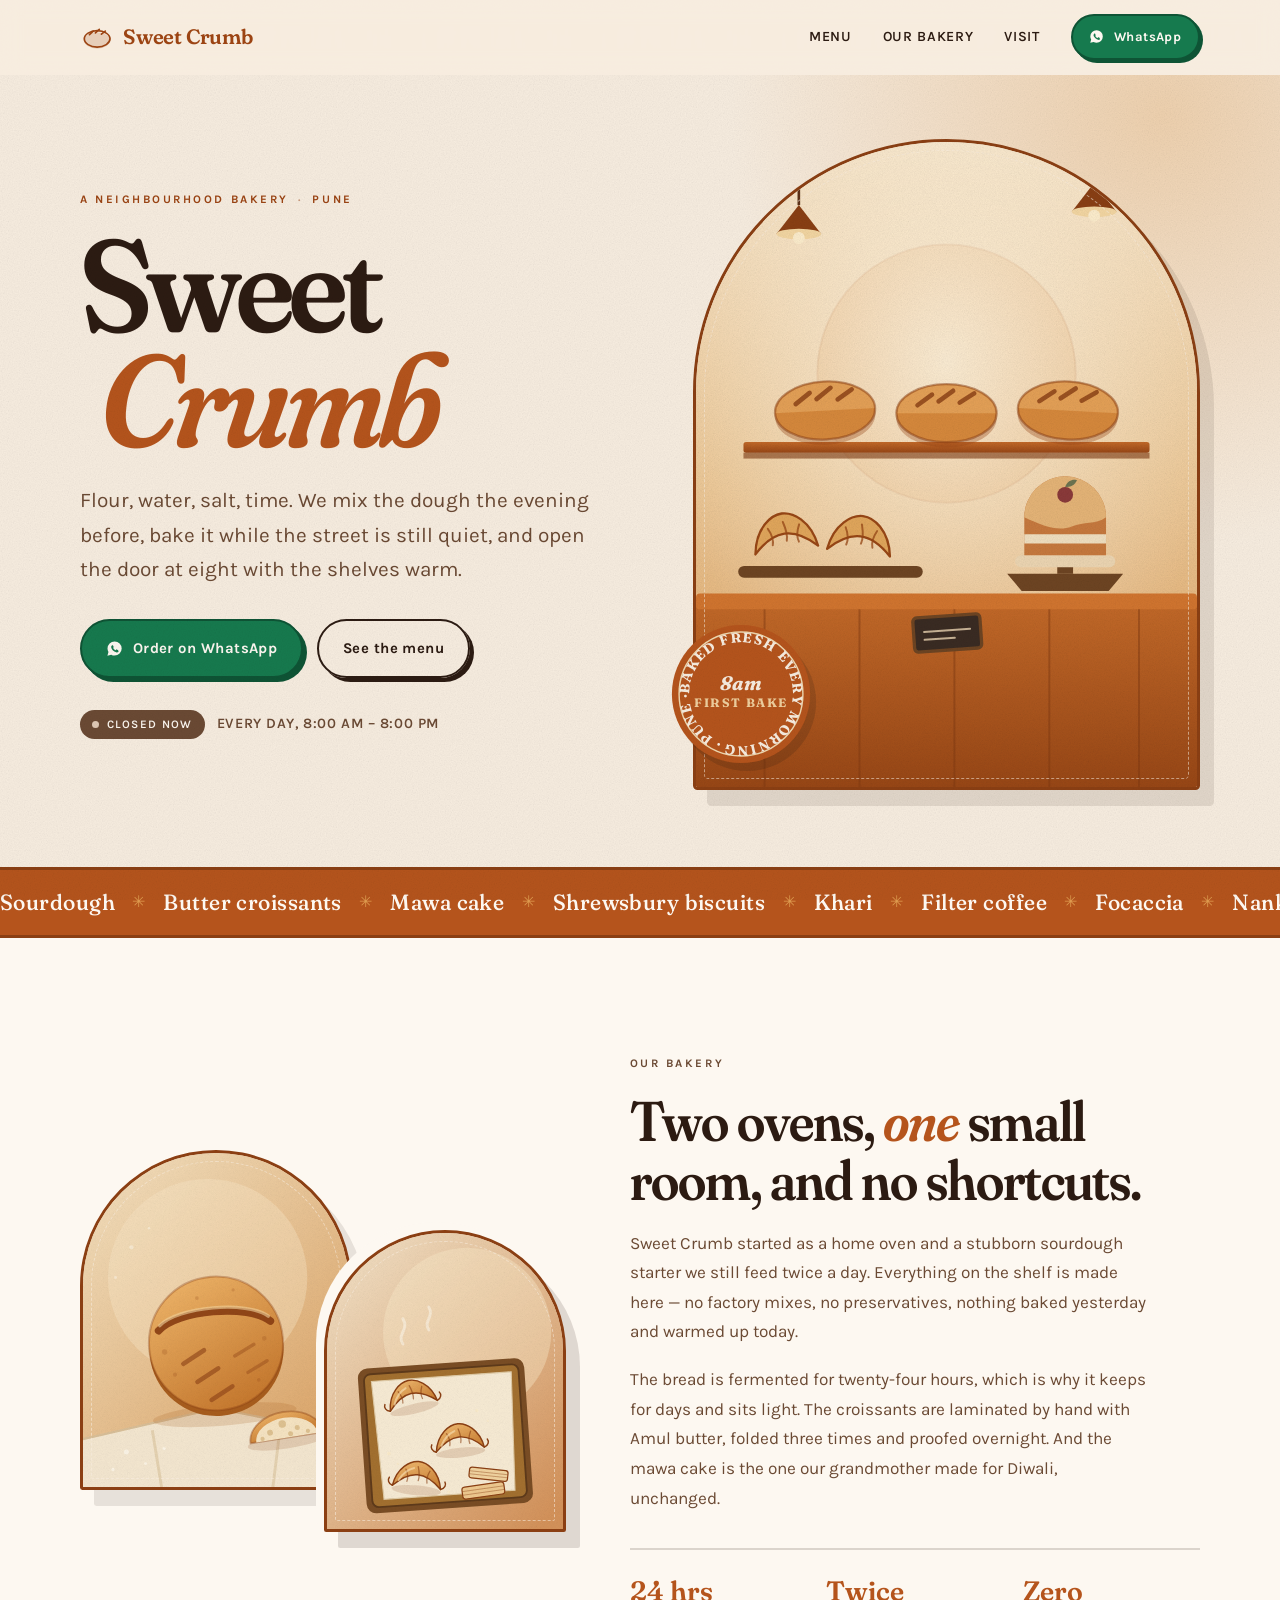
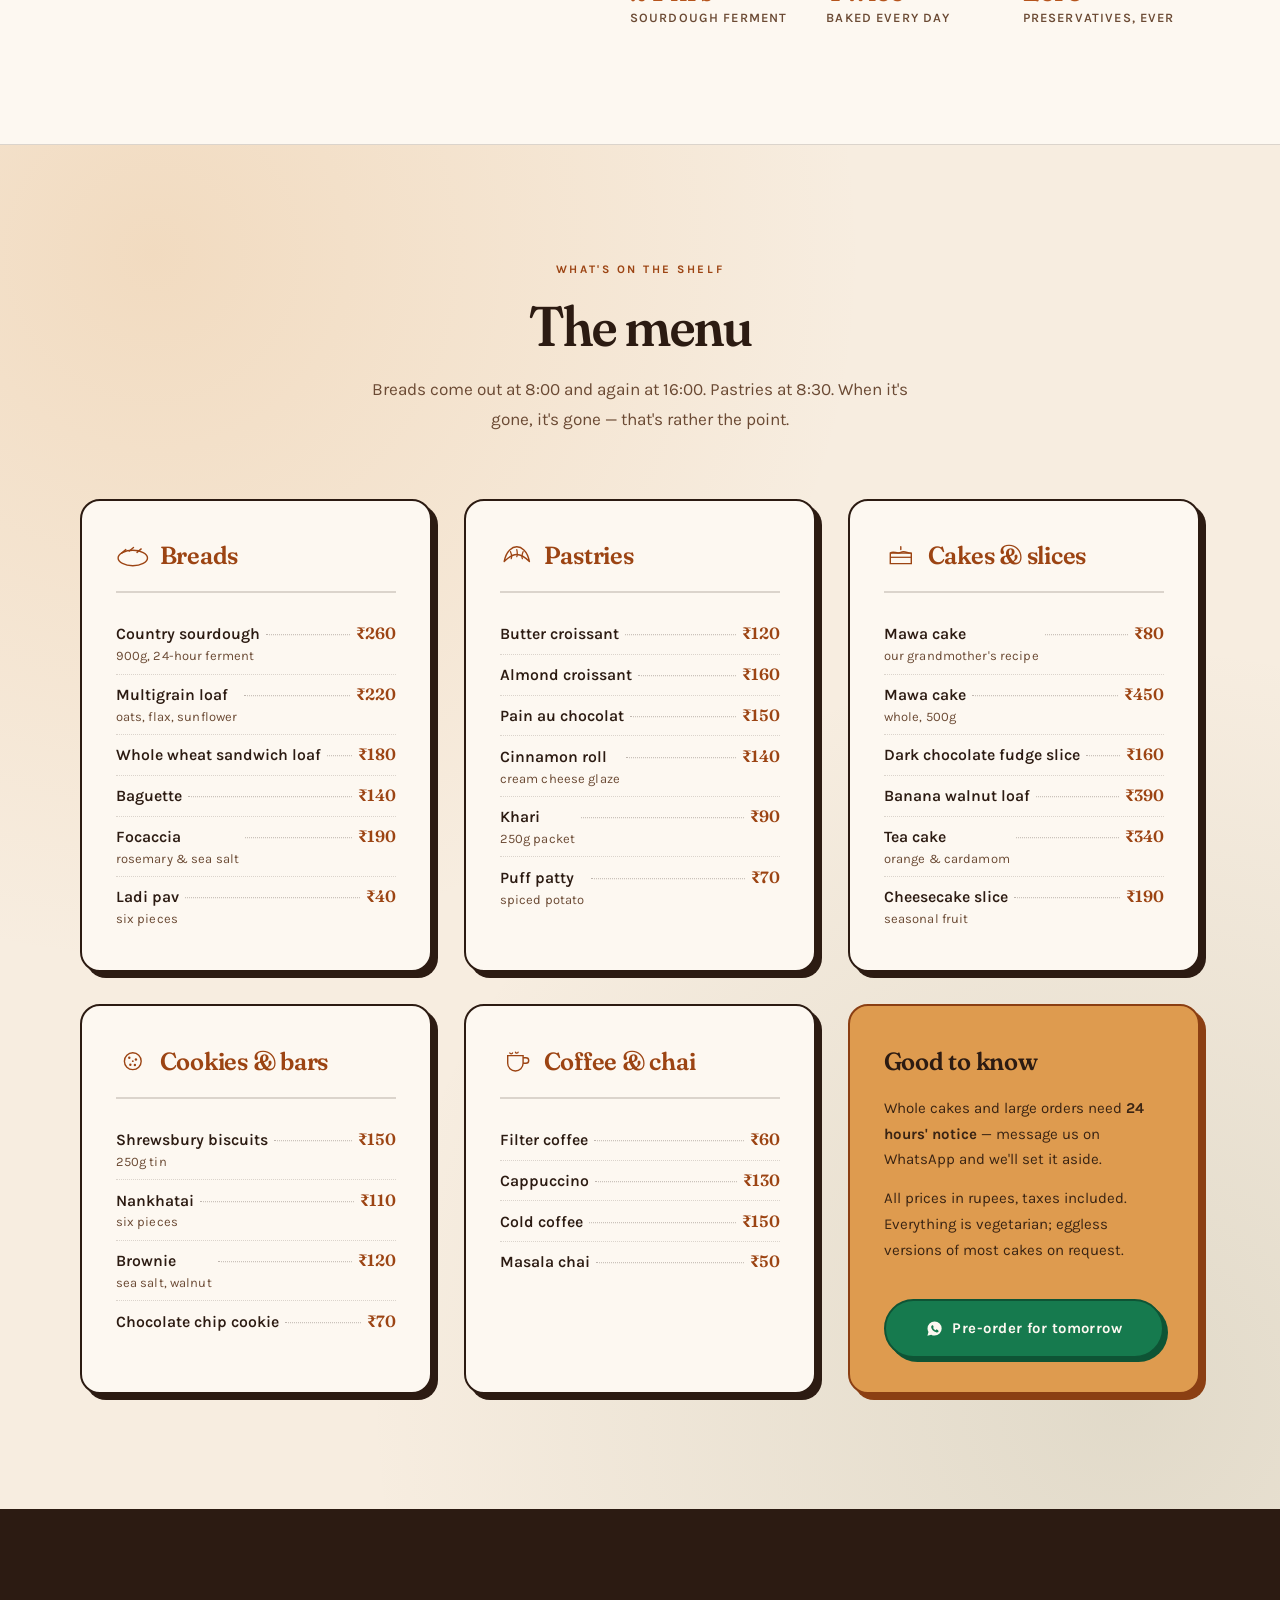
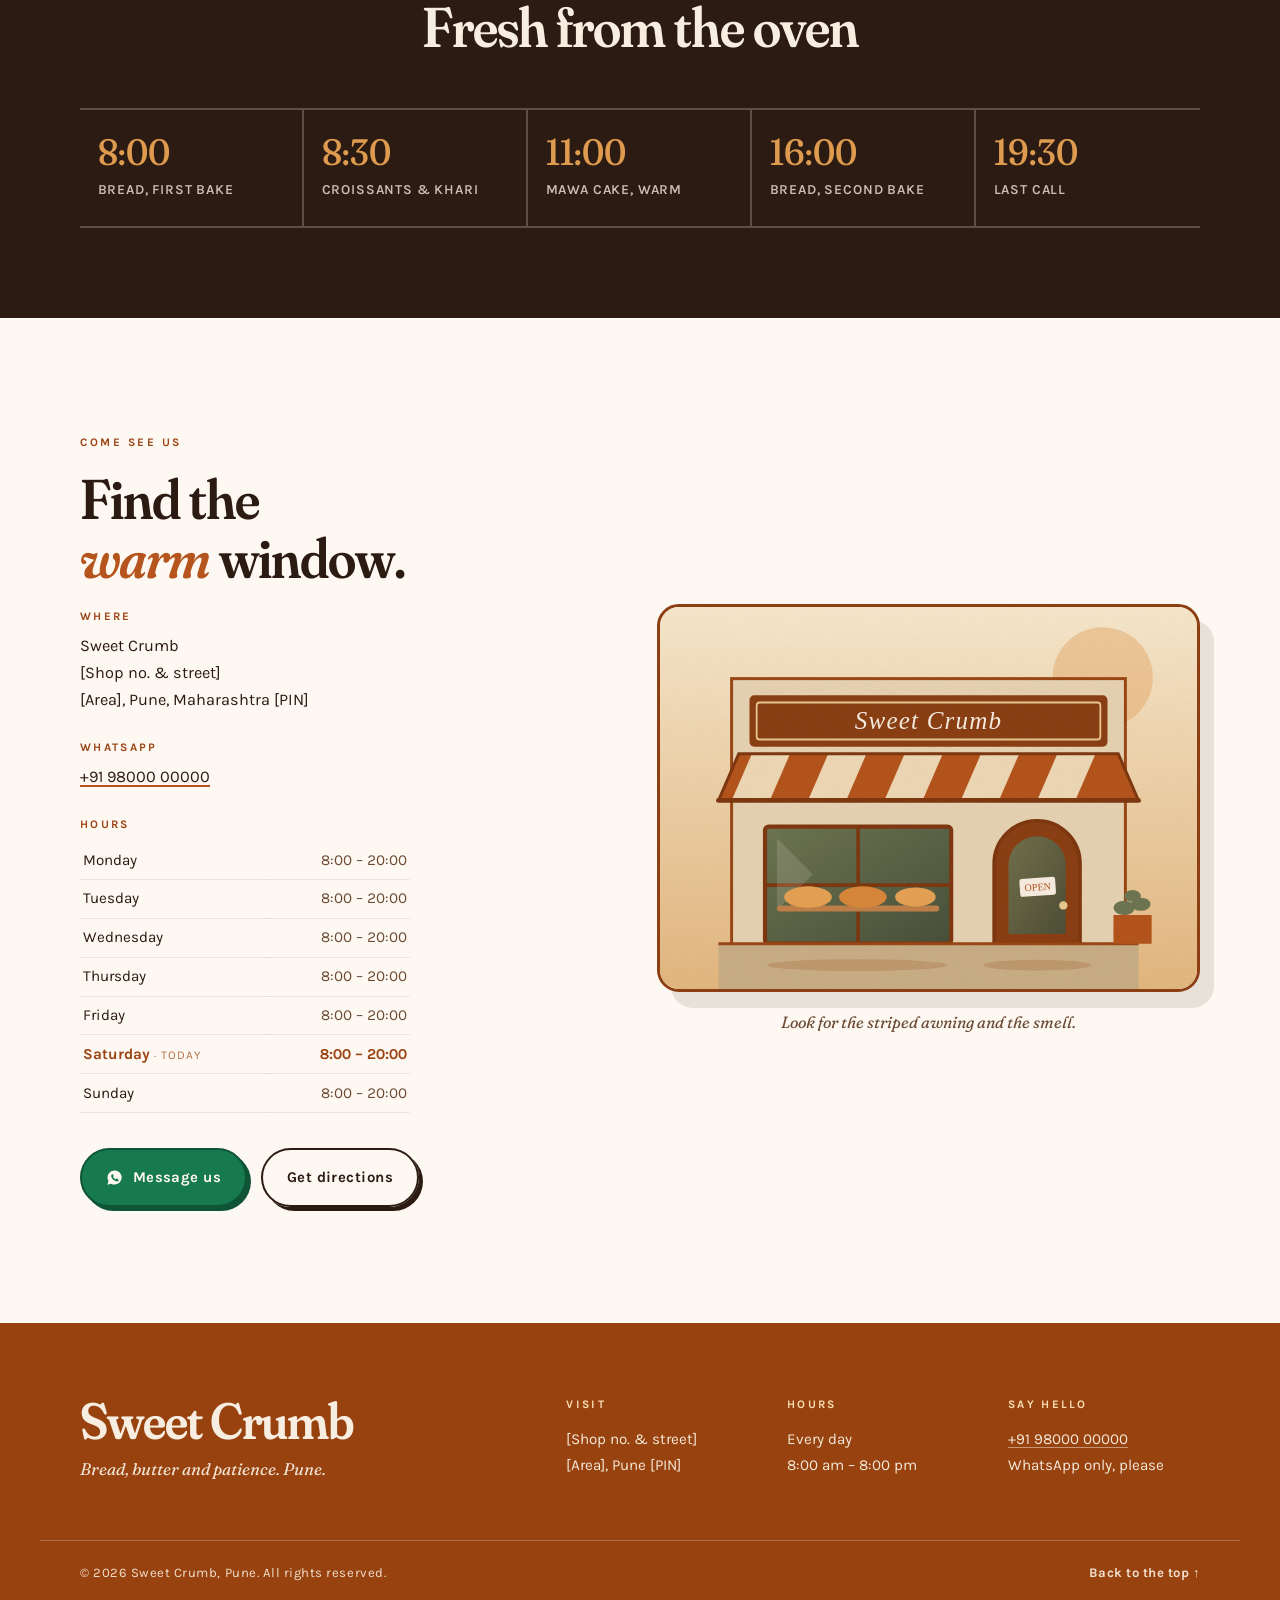
<file: index.html>
<!DOCTYPE html>
<html lang="en-IN">
<head>
<meta charset="utf-8">
<meta name="viewport" content="width=device-width, initial-scale=1">
<title>Sweet Crumb — Neighbourhood Bakery in Pune</title>
<meta name="description" content="Sweet Crumb is a small bakery in Pune. Slow-fermented sourdough, butter croissants, mawa cake and filter coffee. Open every day, 8am to 8pm. Order on WhatsApp.">
<meta name="theme-color" content="#B5541C">
<link rel="icon" href="assets/img/favicon.svg" type="image/svg+xml">
<link rel="canonical" href="https://anirudhatalmale8-eng.github.io/sweet-crumb-bakery/">

<!-- Link preview card, for when the site gets shared on WhatsApp.
     Swap these URLs to the real domain once it's pointed at the site. -->
<meta property="og:type" content="website">
<meta property="og:site_name" content="Sweet Crumb">
<meta property="og:locale" content="en_IN">
<meta property="og:url" content="https://anirudhatalmale8-eng.github.io/sweet-crumb-bakery/">
<meta property="og:title" content="Sweet Crumb — Neighbourhood Bakery in Pune">
<meta property="og:description" content="Slow-fermented sourdough, butter croissants and mawa cake. Baked fresh every morning in Pune. Open 8am–8pm.">
<meta property="og:image" content="https://anirudhatalmale8-eng.github.io/sweet-crumb-bakery/assets/img/og-image.png">
<meta property="og:image:width" content="1200">
<meta property="og:image:height" content="630">
<meta property="og:image:alt" content="Sweet Crumb — a neighbourhood bakery in Pune, open every day 8am to 8pm">
<meta name="twitter:card" content="summary_large_image">
<meta name="twitter:image" content="https://anirudhatalmale8-eng.github.io/sweet-crumb-bakery/assets/img/og-image.png">

<link rel="preconnect" href="https://fonts.googleapis.com">
<link rel="preconnect" href="https://fonts.gstatic.com" crossorigin>
<link href="https://fonts.googleapis.com/css2?family=Fraunces:ital,opsz,wght,SOFT,WONK@0,9..144,300..900,0..100,0..1;1,9..144,300..900,0..100,0..1&family=Karla:ital,wght@0,300..700;1,400&display=swap" rel="stylesheet">
<link rel="stylesheet" href="assets/css/styles.css">
<script>document.documentElement.classList.add('js')</script>

<script type="application/ld+json">
{
  "@context": "https://schema.org",
  "@type": "Bakery",
  "name": "Sweet Crumb",
  "description": "A small neighbourhood bakery in Pune: slow-fermented sourdough, butter croissants, mawa cake and filter coffee.",
  "image": "https://anirudhatalmale8-eng.github.io/sweet-crumb-bakery/assets/img/og-image.png",
  "url": "https://anirudhatalmale8-eng.github.io/sweet-crumb-bakery/",
  "address": {
    "@type": "PostalAddress",
    "streetAddress": "[Shop address]",
    "addressLocality": "Pune",
    "addressRegion": "Maharashtra",
    "postalCode": "[PIN]",
    "addressCountry": "IN"
  },
  "telephone": "+919800000000",
  "priceRange": "₹₹",
  "servesCuisine": "Bakery",
  "openingHoursSpecification": [{
    "@type": "OpeningHoursSpecification",
    "dayOfWeek": ["Monday","Tuesday","Wednesday","Thursday","Friday","Saturday","Sunday"],
    "opens": "08:00",
    "closes": "20:00"
  }]
}
</script>
</head>
<body>
<div class="grain" aria-hidden="true"></div>
<a class="skip" href="#menu">Skip to the menu</a>

<header class="bar" id="bar">
  <div class="bar__in">
    <a class="wordmark" href="#top" aria-label="Sweet Crumb, home">
      <svg class="wordmark__mark" viewBox="0 0 40 40" aria-hidden="true"><ellipse cx="20" cy="24" rx="15" ry="9.5" fill="currentColor" opacity=".18"/><ellipse cx="20" cy="22" rx="15" ry="9.5" fill="none" stroke="currentColor" stroke-width="2"/><path d="M11 17l4.5-4M18 15l4.5-4M25 16.5l4.5-3.5" stroke="currentColor" stroke-width="2" stroke-linecap="round" fill="none"/></svg>
      <span>Sweet&nbsp;Crumb</span>
    </a>

    <button class="burger" id="burger" aria-expanded="false" aria-controls="nav" aria-label="Menu">
      <span></span><span></span>
    </button>

    <nav class="nav" id="nav">
      <a href="#menu">Menu</a>
      <a href="#bakery">Our bakery</a>
      <a href="#visit">Visit</a>
      <a class="btn btn--wa btn--sm" href="https://wa.me/919800000000?text=Hi%20Sweet%20Crumb%2C%20I%27d%20like%20to%20place%20an%20order." target="_blank" rel="noopener">
        <svg viewBox="0 0 24 24" aria-hidden="true" class="ico-wa"><path fill="currentColor" d="M12.04 2A9.9 9.9 0 0 0 2.1 11.9c0 1.75.46 3.46 1.34 4.96L2 22l5.28-1.38a9.9 9.9 0 0 0 4.76 1.21h.01A9.9 9.9 0 0 0 22 11.93 9.86 9.86 0 0 0 12.04 2Zm5.8 14.06c-.24.68-1.42 1.31-1.96 1.36-.54.05-1.04.24-3.5-.94-2.46-1.18-4-3.83-4.12-4.01-.12-.18-.98-1.4-.98-2.67 0-1.27.66-1.89.9-2.15.23-.26.5-.32.67-.32h.48c.16 0 .37-.03.57.43.2.48.7 1.72.76 1.84.06.12.1.26.02.42-.08.16-.39.55-.57.74-.12.13-.27.27-.12.53.15.26.67 1.11 1.43 1.8.98.88 1.62 1.08 1.85 1.2.23.12.37.1.5-.06.14-.16.6-.7.76-.94.16-.24.32-.2.54-.12.22.08 1.4.66 1.64.78.24.12.4.18.46.28.06.1.06.6-.18 1.28Z"/></svg>
        WhatsApp
      </a>
    </nav>
  </div>
</header>

<main id="top">

  <!-- ─────────────── HERO ─────────────── -->
  <section class="hero">
    <div class="hero__in">
      <div class="hero__copy">
        <p class="eyebrow r" style="--d:0ms">A neighbourhood bakery <span class="dot">·</span> Pune</p>
        <h1 class="hero__h1">
          <span class="r" style="--d:80ms">Sweet</span>
          <span class="hero__h1-b r" style="--d:180ms">Crumb</span>
        </h1>
        <p class="lede r" style="--d:300ms">
          Flour, water, salt, time. We mix the dough the evening before, bake it while the street is still quiet, and open the door at eight with the shelves warm.
        </p>
        <div class="hero__cta r" style="--d:400ms">
          <a class="btn btn--wa" href="https://wa.me/919800000000?text=Hi%20Sweet%20Crumb%2C%20I%27d%20like%20to%20place%20an%20order." target="_blank" rel="noopener">
            <svg viewBox="0 0 24 24" aria-hidden="true" class="ico-wa"><path fill="currentColor" d="M12.04 2A9.9 9.9 0 0 0 2.1 11.9c0 1.75.46 3.46 1.34 4.96L2 22l5.28-1.38a9.9 9.9 0 0 0 4.76 1.21h.01A9.9 9.9 0 0 0 22 11.93 9.86 9.86 0 0 0 12.04 2Zm5.8 14.06c-.24.68-1.42 1.31-1.96 1.36-.54.05-1.04.24-3.5-.94-2.46-1.18-4-3.83-4.12-4.01-.12-.18-.98-1.4-.98-2.67 0-1.27.66-1.89.9-2.15.23-.26.5-.32.67-.32h.48c.16 0 .37-.03.57.43.2.48.7 1.72.76 1.84.06.12.1.26.02.42-.08.16-.39.55-.57.74-.12.13-.27.27-.12.53.15.26.67 1.11 1.43 1.8.98.88 1.62 1.08 1.85 1.2.23.12.37.1.5-.06.14-.16.6-.7.76-.94.16-.24.32-.2.54-.12.22.08 1.4.66 1.64.78.24.12.4.18.46.28.06.1.06.6-.18 1.28Z"/></svg>
            Order on WhatsApp
          </a>
          <a class="btn btn--ghost" href="#menu">See the menu</a>
        </div>
        <p class="hero__hours r" style="--d:500ms">
          <span class="chip" id="openChip" data-open-text="Open now" data-shut-text="Closed now"><span class="chip__led"></span><span id="openLabel">Open now</span></span>
          Every day, 8:00 am – 8:00 pm
        </p>
      </div>

      <div class="hero__art r" style="--d:220ms">
        <figure class="arch">
          <img src="assets/img/hero-counter.svg" alt="The Sweet Crumb counter: loaves on a shelf, croissants on a board and a cake under glass" width="760" height="980">
        </figure>

        <div class="seal" aria-hidden="true">
          <svg viewBox="0 0 200 200">
            <defs><path id="ring" d="M100,100 m-72,0 a72,72 0 1,1 144,0 a72,72 0 1,1 -144,0"/></defs>
            <circle cx="100" cy="100" r="96" fill="#B5541C"/>
            <circle cx="100" cy="100" r="86" fill="none" stroke="#F0D9B0" stroke-width="2"/>
            <g class="seal__spin"><text font-size="19" fill="#F7EDE0"><textPath href="#ring" startOffset="0" textLength="452" lengthAdjust="spacing">BAKED FRESH EVERY MORNING · PUNE ·</textPath></text></g>
            <text x="100" y="94" text-anchor="middle" font-size="27" fill="#F7EDE0" font-style="italic">8am</text>
            <text x="100" y="118" text-anchor="middle" font-size="17" fill="#EFCF9E" letter-spacing="2">FIRST BAKE</text>
          </svg>
        </div>
      </div>
    </div>
  </section>

  <!-- ─────────────── TICKER ─────────────── -->
  <div class="ticker" aria-hidden="true">
    <div class="ticker__track">
      <span>Sourdough<i>✳</i>Butter croissants<i>✳</i>Mawa cake<i>✳</i>Shrewsbury biscuits<i>✳</i>Khari<i>✳</i>Filter coffee<i>✳</i>Focaccia<i>✳</i>Nankhatai<i>✳</i></span>
      <span>Sourdough<i>✳</i>Butter croissants<i>✳</i>Mawa cake<i>✳</i>Shrewsbury biscuits<i>✳</i>Khari<i>✳</i>Filter coffee<i>✳</i>Focaccia<i>✳</i>Nankhatai<i>✳</i></span>
    </div>
  </div>

  <!-- ─────────────── OUR BAKERY ─────────────── -->
  <section class="sect bakery" id="bakery">
    <div class="wrap bakery__grid">
      <div class="bakery__art">
        <figure class="arch arch--sm r">
          <img src="assets/img/bake-loaves.svg" alt="Sourdough loaves cooling on a wire rack" width="640" height="800" loading="lazy">
        </figure>
        <figure class="arch arch--sm arch--tuck r" style="--d:120ms">
          <img src="assets/img/bake-pastry.svg" alt="A tray of butter croissants and khari, fresh from the oven" width="640" height="800" loading="lazy">
        </figure>
      </div>

      <div class="bakery__copy r">
        <p class="eyebrow">Our bakery</p>
        <h2 class="h2">Two ovens, <em>one</em> small room, and no shortcuts.</h2>
        <p>Sweet Crumb started as a home oven and a stubborn sourdough starter we still feed twice a day. Everything on the shelf is made here — no factory mixes, no preservatives, nothing baked yesterday and warmed up today.</p>
        <p>The bread is fermented for twenty-four hours, which is why it keeps for days and sits light. The croissants are laminated by hand with Amul butter, folded three times and proofed overnight. And the mawa cake is the one our grandmother made for Diwali, unchanged.</p>

        <ul class="facts">
          <li><span class="facts__n">24 hrs</span><span class="facts__l">Sourdough ferment</span></li>
          <li><span class="facts__n">Twice</span><span class="facts__l">Baked every day</span></li>
          <li><span class="facts__n">Zero</span><span class="facts__l">Preservatives, ever</span></li>
        </ul>
      </div>
    </div>
  </section>

  <!-- ─────────────── MENU ─────────────── -->
  <section class="sect menu" id="menu">
    <div class="wrap">
      <header class="sect__head r">
        <p class="eyebrow">What's on the shelf</p>
        <h2 class="h2 h2--c">The menu</h2>
        <p class="sect__sub">Breads come out at 8:00 and again at 16:00. Pastries at 8:30. When it's gone, it's gone — that's rather the point.</p>
      </header>

      <div class="menu__grid">

        <section class="card r">
          <h3 class="card__h">
            <svg viewBox="0 0 48 32" aria-hidden="true" class="card__ico"><ellipse cx="24" cy="20" rx="21" ry="11" fill="none" stroke="currentColor" stroke-width="2"/><path d="M8 13l6-5M19 10l6-5M30 12l6-5" stroke="currentColor" stroke-width="2" stroke-linecap="round" fill="none"/></svg>
            Breads
          </h3>
          <ul class="list">
            <li><span class="list__n">Country sourdough <em>900g, 24-hour ferment</em></span><span class="list__d"></span><span class="list__p">₹260</span></li>
            <li><span class="list__n">Multigrain loaf <em>oats, flax, sunflower</em></span><span class="list__d"></span><span class="list__p">₹220</span></li>
            <li><span class="list__n">Whole wheat sandwich loaf</span><span class="list__d"></span><span class="list__p">₹180</span></li>
            <li><span class="list__n">Baguette</span><span class="list__d"></span><span class="list__p">₹140</span></li>
            <li><span class="list__n">Focaccia <em>rosemary &amp; sea salt</em></span><span class="list__d"></span><span class="list__p">₹190</span></li>
            <li><span class="list__n">Ladi pav <em>six pieces</em></span><span class="list__d"></span><span class="list__p">₹40</span></li>
          </ul>
        </section>

        <section class="card r" style="--d:80ms">
          <h3 class="card__h">
            <svg viewBox="0 0 48 32" aria-hidden="true" class="card__ico"><path d="M6 25C9 9 18 4 24 4s15 5 18 21c-8-8-12-10-18-10S14 17 6 25Z" fill="none" stroke="currentColor" stroke-width="2" stroke-linejoin="round"/><path d="M15 11c2 5 2 8 1 10M24 8c1 5 1 8 0 10M33 11c-2 5-2 8-1 10" stroke="currentColor" stroke-width="1.8" stroke-linecap="round" fill="none"/></svg>
            Pastries
          </h3>
          <ul class="list">
            <li><span class="list__n">Butter croissant</span><span class="list__d"></span><span class="list__p">₹120</span></li>
            <li><span class="list__n">Almond croissant</span><span class="list__d"></span><span class="list__p">₹160</span></li>
            <li><span class="list__n">Pain au chocolat</span><span class="list__d"></span><span class="list__p">₹150</span></li>
            <li><span class="list__n">Cinnamon roll <em>cream cheese glaze</em></span><span class="list__d"></span><span class="list__p">₹140</span></li>
            <li><span class="list__n">Khari <em>250g packet</em></span><span class="list__d"></span><span class="list__p">₹90</span></li>
            <li><span class="list__n">Puff patty <em>spiced potato</em></span><span class="list__d"></span><span class="list__p">₹70</span></li>
          </ul>
        </section>

        <section class="card r" style="--d:160ms">
          <h3 class="card__h">
            <svg viewBox="0 0 48 32" aria-hidden="true" class="card__ico"><path d="M9 28V13h30v15Z" fill="none" stroke="currentColor" stroke-width="2"/><path d="M9 19h30" stroke="currentColor" stroke-width="1.8"/><path d="M9 13c5-4 9 2 15-1s10 2 15 1" fill="none" stroke="currentColor" stroke-width="2"/><path d="M24 8V4" stroke="currentColor" stroke-width="2" stroke-linecap="round"/></svg>
            Cakes &amp; slices
          </h3>
          <ul class="list">
            <li><span class="list__n">Mawa cake <em>our grandmother's recipe</em></span><span class="list__d"></span><span class="list__p">₹80</span></li>
            <li><span class="list__n">Mawa cake <em>whole, 500g</em></span><span class="list__d"></span><span class="list__p">₹450</span></li>
            <li><span class="list__n">Dark chocolate fudge slice</span><span class="list__d"></span><span class="list__p">₹160</span></li>
            <li><span class="list__n">Banana walnut loaf</span><span class="list__d"></span><span class="list__p">₹390</span></li>
            <li><span class="list__n">Tea cake <em>orange &amp; cardamom</em></span><span class="list__d"></span><span class="list__p">₹340</span></li>
            <li><span class="list__n">Cheesecake slice <em>seasonal fruit</em></span><span class="list__d"></span><span class="list__p">₹190</span></li>
          </ul>
        </section>

        <section class="card r" style="--d:240ms">
          <h3 class="card__h">
            <svg viewBox="0 0 48 32" aria-hidden="true" class="card__ico"><circle cx="24" cy="16" r="12" fill="none" stroke="currentColor" stroke-width="2"/><circle cx="19" cy="11" r="1.7" fill="currentColor"/><circle cx="28.5" cy="13.5" r="1.7" fill="currentColor"/><circle cx="20.5" cy="21" r="1.7" fill="currentColor"/><circle cx="27" cy="21.5" r="1.7" fill="currentColor"/><circle cx="24" cy="16" r="1.3" fill="currentColor"/></svg>
            Cookies &amp; bars
          </h3>
          <ul class="list">
            <li><span class="list__n">Shrewsbury biscuits <em>250g tin</em></span><span class="list__d"></span><span class="list__p">₹150</span></li>
            <li><span class="list__n">Nankhatai <em>six pieces</em></span><span class="list__d"></span><span class="list__p">₹110</span></li>
            <li><span class="list__n">Brownie <em>sea salt, walnut</em></span><span class="list__d"></span><span class="list__p">₹120</span></li>
            <li><span class="list__n">Chocolate chip cookie</span><span class="list__d"></span><span class="list__p">₹70</span></li>
          </ul>
        </section>

        <section class="card r" style="--d:320ms">
          <h3 class="card__h">
            <svg viewBox="0 0 48 32" aria-hidden="true" class="card__ico"><path d="M11 8h22v11a11 11 0 0 1-22 0Z" fill="none" stroke="currentColor" stroke-width="2"/><path d="M33 11h4a4 4 0 0 1 0 8h-4" fill="none" stroke="currentColor" stroke-width="2"/><path d="M14 4c0 2 4 2 4 0M22 3c0 2 4 2 4 0" stroke="currentColor" stroke-width="1.8" stroke-linecap="round" fill="none"/></svg>
            Coffee &amp; chai
          </h3>
          <ul class="list">
            <li><span class="list__n">Filter coffee</span><span class="list__d"></span><span class="list__p">₹60</span></li>
            <li><span class="list__n">Cappuccino</span><span class="list__d"></span><span class="list__p">₹130</span></li>
            <li><span class="list__n">Cold coffee</span><span class="list__d"></span><span class="list__p">₹150</span></li>
            <li><span class="list__n">Masala chai</span><span class="list__d"></span><span class="list__p">₹50</span></li>
          </ul>
        </section>

        <aside class="card card--note r" style="--d:400ms">
          <h3 class="card__h card__h--plain">Good to know</h3>
          <p>Whole cakes and large orders need <strong>24 hours' notice</strong> — message us on WhatsApp and we'll set it aside.</p>
          <p>All prices in rupees, taxes included. Everything is vegetarian; eggless versions of most cakes on request.</p>
          <a class="btn btn--wa btn--full" href="https://wa.me/919800000000?text=Hi%20Sweet%20Crumb%2C%20I%27d%20like%20to%20pre-order%20for%20tomorrow." target="_blank" rel="noopener">
            <svg viewBox="0 0 24 24" aria-hidden="true" class="ico-wa"><path fill="currentColor" d="M12.04 2A9.9 9.9 0 0 0 2.1 11.9c0 1.75.46 3.46 1.34 4.96L2 22l5.28-1.38a9.9 9.9 0 0 0 4.76 1.21h.01A9.9 9.9 0 0 0 22 11.93 9.86 9.86 0 0 0 12.04 2Zm5.8 14.06c-.24.68-1.42 1.31-1.96 1.36-.54.05-1.04.24-3.5-.94-2.46-1.18-4-3.83-4.12-4.01-.12-.18-.98-1.4-.98-2.67 0-1.27.66-1.89.9-2.15.23-.26.5-.32.67-.32h.48c.16 0 .37-.03.57.43.2.48.7 1.72.76 1.84.06.12.1.26.02.42-.08.16-.39.55-.57.74-.12.13-.27.27-.12.53.15.26.67 1.11 1.43 1.8.98.88 1.62 1.08 1.85 1.2.23.12.37.1.5-.06.14-.16.6-.7.76-.94.16-.24.32-.2.54-.12.22.08 1.4.66 1.64.78.24.12.4.18.46.28.06.1.06.6-.18 1.28Z"/></svg>
            Pre-order for tomorrow
          </a>
        </aside>

      </div>
    </div>
  </section>

  <!-- ─────────────── OVEN CLOCK ─────────────── -->
  <section class="oven">
    <div class="wrap">
      <h2 class="h2 h2--c oven__h r">Fresh from the oven</h2>
      <ol class="clock">
        <li class="r"><span class="clock__t">8:00</span><span class="clock__w">Bread, first bake</span></li>
        <li class="r" style="--d:70ms"><span class="clock__t">8:30</span><span class="clock__w">Croissants &amp; khari</span></li>
        <li class="r" style="--d:140ms"><span class="clock__t">11:00</span><span class="clock__w">Mawa cake, warm</span></li>
        <li class="r" style="--d:210ms"><span class="clock__t">16:00</span><span class="clock__w">Bread, second bake</span></li>
        <li class="r" style="--d:280ms"><span class="clock__t">19:30</span><span class="clock__w">Last call</span></li>
      </ol>
    </div>
  </section>

  <!-- ─────────────── VISIT ─────────────── -->
  <section class="sect visit" id="visit">
    <div class="wrap visit__grid">
      <div class="visit__copy r">
        <p class="eyebrow">Come see us</p>
        <h2 class="h2">Find the <em>warm</em> window.</h2>

        <dl class="info">
          <div>
            <dt>Where</dt>
            <dd>Sweet Crumb<br>[Shop no. &amp; street]<br>[Area], Pune, Maharashtra [PIN]</dd>
          </div>
          <div>
            <dt>WhatsApp</dt>
            <dd><a href="https://wa.me/919800000000" target="_blank" rel="noopener">+91 98000 00000</a></dd>
          </div>
          <div>
            <dt>Hours</dt>
            <dd>
              <table class="hours" id="hours">
                <tbody>
                  <tr data-day="1"><th scope="row">Monday</th><td>8:00 – 20:00</td></tr>
                  <tr data-day="2"><th scope="row">Tuesday</th><td>8:00 – 20:00</td></tr>
                  <tr data-day="3"><th scope="row">Wednesday</th><td>8:00 – 20:00</td></tr>
                  <tr data-day="4"><th scope="row">Thursday</th><td>8:00 – 20:00</td></tr>
                  <tr data-day="5"><th scope="row">Friday</th><td>8:00 – 20:00</td></tr>
                  <tr data-day="6"><th scope="row">Saturday</th><td>8:00 – 20:00</td></tr>
                  <tr data-day="0"><th scope="row">Sunday</th><td>8:00 – 20:00</td></tr>
                </tbody>
              </table>
            </dd>
          </div>
        </dl>

        <div class="visit__cta">
          <a class="btn btn--wa" href="https://wa.me/919800000000?text=Hi%20Sweet%20Crumb%2C%20is%20the%20sourdough%20available%20today%3F" target="_blank" rel="noopener">
            <svg viewBox="0 0 24 24" aria-hidden="true" class="ico-wa"><path fill="currentColor" d="M12.04 2A9.9 9.9 0 0 0 2.1 11.9c0 1.75.46 3.46 1.34 4.96L2 22l5.28-1.38a9.9 9.9 0 0 0 4.76 1.21h.01A9.9 9.9 0 0 0 22 11.93 9.86 9.86 0 0 0 12.04 2Zm5.8 14.06c-.24.68-1.42 1.31-1.96 1.36-.54.05-1.04.24-3.5-.94-2.46-1.18-4-3.83-4.12-4.01-.12-.18-.98-1.4-.98-2.67 0-1.27.66-1.89.9-2.15.23-.26.5-.32.67-.32h.48c.16 0 .37-.03.57.43.2.48.7 1.72.76 1.84.06.12.1.26.02.42-.08.16-.39.55-.57.74-.12.13-.27.27-.12.53.15.26.67 1.11 1.43 1.8.98.88 1.62 1.08 1.85 1.2.23.12.37.1.5-.06.14-.16.6-.7.76-.94.16-.24.32-.2.54-.12.22.08 1.4.66 1.64.78.24.12.4.18.46.28.06.1.06.6-.18 1.28Z"/></svg>
            Message us
          </a>
          <a class="btn btn--ghost" href="https://www.google.com/maps/search/?api=1&amp;query=Sweet+Crumb+Bakery+Pune" target="_blank" rel="noopener">Get directions</a>
        </div>
      </div>

      <div class="visit__art r" style="--d:120ms">
        <figure class="shop">
          <img src="assets/img/shop-front.svg" alt="The Sweet Crumb shopfront: striped awning, warm window display and an open door" width="900" height="640" loading="lazy">
          <figcaption>Look for the striped awning and the smell.</figcaption>
        </figure>
      </div>
    </div>
  </section>

</main>

<footer class="foot">
  <div class="wrap foot__in">
    <div class="foot__brand">
      <p class="foot__mark">Sweet Crumb</p>
      <p class="foot__tag">Bread, butter and patience. Pune.</p>
    </div>
    <div class="foot__cols">
      <div>
        <h4>Visit</h4>
        <p>[Shop no. &amp; street]<br>[Area], Pune [PIN]</p>
      </div>
      <div>
        <h4>Hours</h4>
        <p>Every day<br>8:00 am – 8:00 pm</p>
      </div>
      <div>
        <h4>Say hello</h4>
        <p><a href="https://wa.me/919800000000" target="_blank" rel="noopener">+91 98000 00000</a><br>WhatsApp only, please</p>
      </div>
    </div>
  </div>
  <div class="wrap foot__base">
    <p>© <span id="yr">2026</span> Sweet Crumb, Pune. All rights reserved.</p>
    <p class="foot__up"><a href="#top">Back to the top ↑</a></p>
  </div>
</footer>

<a class="fab" href="https://wa.me/919800000000?text=Hi%20Sweet%20Crumb%2C%20I%27d%20like%20to%20place%20an%20order." target="_blank" rel="noopener" aria-label="Order on WhatsApp">
  <svg viewBox="0 0 24 24" aria-hidden="true"><path fill="currentColor" d="M12.04 2A9.9 9.9 0 0 0 2.1 11.9c0 1.75.46 3.46 1.34 4.96L2 22l5.28-1.38a9.9 9.9 0 0 0 4.76 1.21h.01A9.9 9.9 0 0 0 22 11.93 9.86 9.86 0 0 0 12.04 2Zm5.8 14.06c-.24.68-1.42 1.31-1.96 1.36-.54.05-1.04.24-3.5-.94-2.46-1.18-4-3.83-4.12-4.01-.12-.18-.98-1.4-.98-2.67 0-1.27.66-1.89.9-2.15.23-.26.5-.32.67-.32h.48c.16 0 .37-.03.57.43.2.48.7 1.72.76 1.84.06.12.1.26.02.42-.08.16-.39.55-.57.74-.12.13-.27.27-.12.53.15.26.67 1.11 1.43 1.8.98.88 1.62 1.08 1.85 1.2.23.12.37.1.5-.06.14-.16.6-.7.76-.94.16-.24.32-.2.54-.12.22.08 1.4.66 1.64.78.24.12.4.18.46.28.06.1.06.6-.18 1.28Z"/></svg>
  <span>Order</span>
</a>

<script src="assets/js/main.js" defer></script>
</body>
</html>
</file>
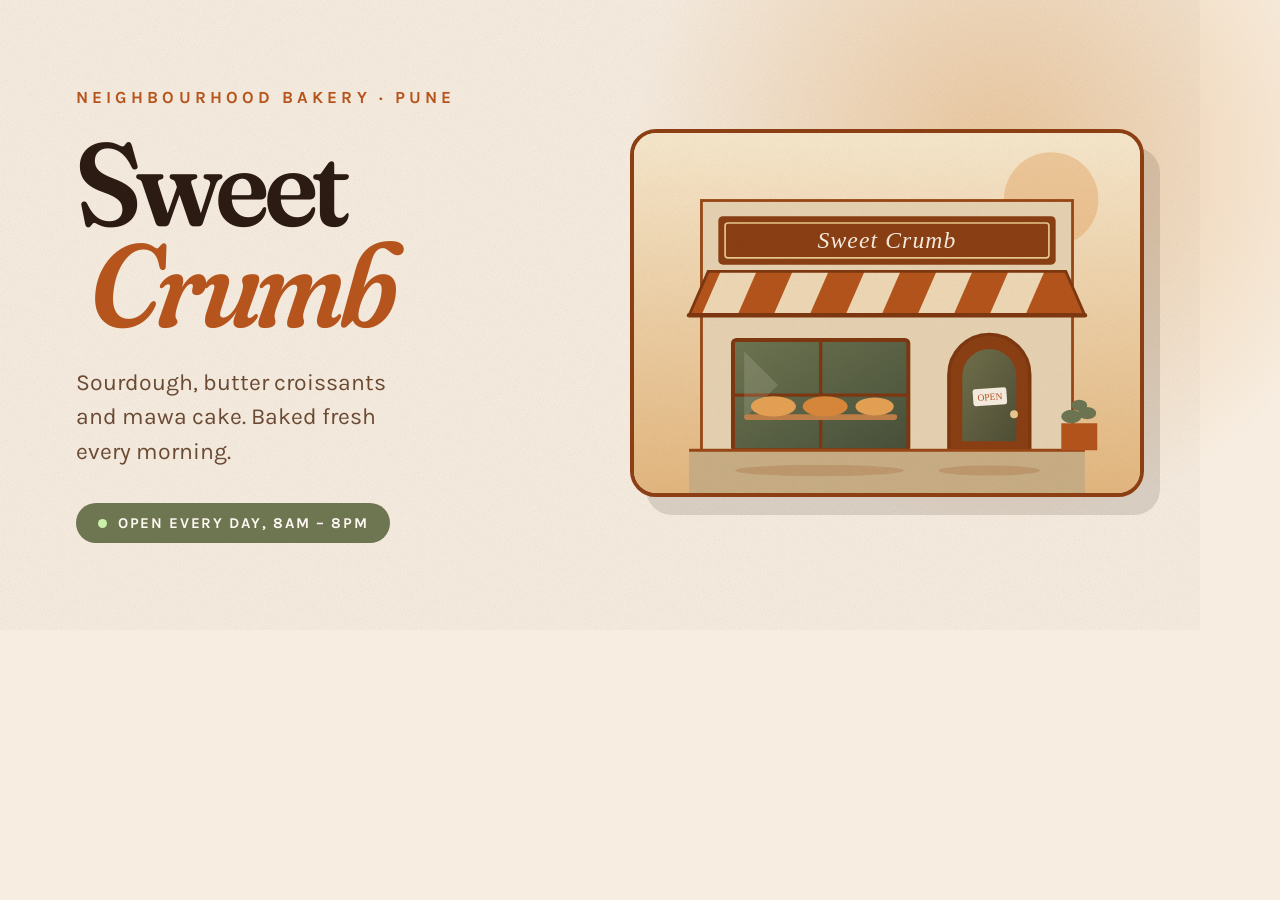
<file: .checks/og.html>
<!DOCTYPE html>
<html lang="en">
<head>
<meta charset="utf-8">
<link href="https://fonts.googleapis.com/css2?family=Fraunces:ital,opsz,wght,SOFT,WONK@0,9..144,300..900,0..100,0..1;1,9..144,300..900,0..100,0..1&family=Karla:wght@400;700&display=swap" rel="stylesheet">
<style>
  *{box-sizing:border-box;margin:0}
  body{
    width:1200px;height:630px;overflow:hidden;position:relative;
    background:#F7EDE0;font-family:"Karla",sans-serif;
    display:grid;grid-template-columns:1.05fr .95fr;align-items:center;
  }
  .glow{position:absolute;right:-180px;top:-220px;width:760px;height:760px;border-radius:50%;
    background:radial-gradient(circle,rgba(222,155,79,.45),rgba(222,155,79,0) 68%)}
  .grain{position:absolute;inset:0;opacity:.32;mix-blend-mode:multiply;
    background-image:url("data:image/svg+xml,%3Csvg xmlns='http://www.w3.org/2000/svg' width='180' height='180'%3E%3Cfilter id='n'%3E%3CfeTurbulence type='fractalNoise' baseFrequency='.82' numOctaves='3' stitchTiles='stitch'/%3E%3CfeColorMatrix type='saturate' values='0'/%3E%3C/filter%3E%3Crect width='180' height='180' filter='url(%23n)' opacity='.5'/%3E%3C/svg%3E")}
  .copy{position:relative;z-index:2;padding:0 0 0 76px}
  .eyebrow{font-size:17px;font-weight:700;letter-spacing:.24em;text-transform:uppercase;color:#B5541C;margin-bottom:26px}
  h1{font-family:"Fraunces",serif;font-variation-settings:"SOFT" 70,"WONK" 1,"opsz" 144;
     font-weight:600;font-size:118px;line-height:.86;letter-spacing:-.035em;color:#2C1B12}
  h1 em{display:block;font-style:italic;color:#B5541C;margin-left:.1em}
  p{font-size:23px;line-height:1.5;color:#6B4A34;margin-top:30px;max-width:24ch}
  .hours{display:inline-flex;align-items:center;gap:11px;margin-top:34px;
    background:#6E7551;color:#FDF8F1;padding:11px 22px;border-radius:999px;
    font-size:15px;font-weight:700;letter-spacing:.11em;text-transform:uppercase}
  .led{width:9px;height:9px;border-radius:50%;background:#C9F2A8}
  .art{position:relative;z-index:2;padding-right:56px}
  .art img{width:100%;border:4px solid #8B3F13;border-radius:26px;box-shadow:16px 18px 0 rgba(44,27,18,.13)}
</style>
</head>
<body>
  <div class="glow"></div>
  <div class="copy">
    <div class="eyebrow">Neighbourhood bakery · Pune</div>
    <h1>Sweet<em>Crumb</em></h1>
    <p>Sourdough, butter croissants and mawa cake. Baked fresh every morning.</p>
    <div class="hours"><span class="led"></span>Open every day, 8am – 8pm</div>
  </div>
  <div class="art"><img src="../assets/img/shop-front.svg" alt=""></div>
  <div class="grain"></div>
</body>
</html>
</file>
<file: assets/css/styles.css>
/* ═══════════════════════════════════════════════════════════
   Sweet Crumb — Pune
   Warm rustic bakery shopfront. Single page, no dependencies.
   Palette: cream paper, burnt-sienna crust, cocoa ink, olive.
   ═══════════════════════════════════════════════════════════ */

:root{
  --paper:      #F7EDE0;
  --paper-warm: #F2E0C9;
  --flour:      #FDF8F1;
  --ink:        #2C1B12;
  --ink-soft:   #6B4A34;
  --crust:      #B5541C;   /* display sizes and fills only */
  --crust-ink:  #9C4413;   /* small text — 5.6:1 on cream */
  --crust-dk:   #8B3F13;
  --crust-foot: #98430F;   /* footer field, 5.8:1 with cream text */
  --caramel:    #DE9B4F;
  --caramel-lt: #FBDDB4;   /* caramel that survives a crust background */
  --olive:      #6E7551;
  --line:       rgba(44,27,18,.16);
  --wa:         #167A4E;
  --wa-dk:      #0E5435;

  --display: "Fraunces", "Georgia", "Times New Roman", serif;
  --body:    "Karla", "Helvetica Neue", Arial, sans-serif;

  --wrap: 1200px;
  --arch: 999px 999px 18px 18px;
  --shadow-sm: 0 2px 0 rgba(44,27,18,.12);
  --shadow-md: 14px 16px 0 rgba(44,27,18,.10);
  --shadow-lg: 0 30px 60px -28px rgba(44,27,18,.45);
}

*,*::before,*::after{box-sizing:border-box}

html{scroll-behavior:smooth;-webkit-text-size-adjust:100%}

body{
  margin:0;
  background:var(--paper);
  color:var(--ink);
  font-family:var(--body);
  font-size:clamp(1rem,.96rem + .22vw,1.075rem);
  line-height:1.72;
  font-weight:400;
  overflow-x:hidden;
  -webkit-font-smoothing:antialiased;
}

img,svg{max-width:100%;display:block}
img{height:auto}   /* keep ratio when width/height attributes are present */
a{color:inherit}

/* paper grain over the whole page */
.grain{
  position:fixed;inset:0;z-index:9;pointer-events:none;
  opacity:.34;mix-blend-mode:multiply;
  background-image:url("data:image/svg+xml,%3Csvg xmlns='http://www.w3.org/2000/svg' width='180' height='180'%3E%3Cfilter id='n'%3E%3CfeTurbulence type='fractalNoise' baseFrequency='.82' numOctaves='3' stitchTiles='stitch'/%3E%3CfeColorMatrix type='saturate' values='0'/%3E%3C/filter%3E%3Crect width='180' height='180' filter='url(%23n)' opacity='.5'/%3E%3C/svg%3E");
}

.skip{
  position:absolute;left:-9999px;top:0;z-index:99;
  background:var(--ink);color:var(--paper);padding:.7rem 1.1rem;
}
.skip:focus{left:.6rem;top:.6rem}

:focus-visible{outline:2.5px solid var(--crust);outline-offset:3px;border-radius:2px}

.wrap{width:100%;max-width:var(--wrap);margin-inline:auto;padding-inline:clamp(1.15rem,4vw,2.5rem)}

/* ── type ─────────────────────────────────────────────── */
.eyebrow{
  font-family:var(--body);
  font-size:.72rem;font-weight:700;
  letter-spacing:.22em;text-transform:uppercase;
  color:var(--crust-ink);margin:0 0 1.1rem;
}
.eyebrow .dot{opacity:.5;margin-inline:.35em}

.h2{
  font-family:var(--display);
  font-variation-settings:"SOFT" 60,"WONK" 1,"opsz" 96;
  font-weight:600;
  font-size:clamp(2.1rem,1.35rem + 3vw,3.5rem);
  line-height:1.05;letter-spacing:-.018em;
  margin:0 0 1.2rem;
  text-wrap:balance;
}
.h2 em{font-style:italic;color:var(--crust)}
.h2--c{text-align:center}

.lede{
  font-size:clamp(1.08rem,1rem + .5vw,1.3rem);
  line-height:1.66;color:var(--ink-soft);max-width:44ch;margin:0 0 2rem;
}

.sect{padding:clamp(4.5rem,9vw,8.5rem) 0}
.sect__head{max-width:56ch;margin:0 auto clamp(2.8rem,5vw,4.5rem);text-align:center}
.sect__sub{color:var(--ink-soft);margin:0}

/* ── buttons ──────────────────────────────────────────── */
.btn{
  --bg:var(--crust);--fg:var(--flour);
  display:inline-flex;align-items:center;justify-content:center;gap:.6rem;
  background:var(--bg);color:var(--fg);
  font-family:var(--body);font-weight:700;font-size:.93rem;
  letter-spacing:.03em;
  padding:.92rem 1.5rem;border:2px solid var(--crust-dk);border-radius:999px;
  text-decoration:none;cursor:pointer;white-space:nowrap;
  box-shadow:4px 4px 0 var(--crust-dk);
  transition:transform .16s cubic-bezier(.34,1.56,.64,1),box-shadow .16s ease,background .2s ease;
}
.btn:hover{transform:translate(-2px,-2px);box-shadow:7px 7px 0 var(--crust-dk)}
.btn:active{transform:translate(2px,2px);box-shadow:1px 1px 0 var(--crust-dk)}
.btn--wa{--bg:var(--wa);border-color:var(--wa-dk);box-shadow:4px 4px 0 var(--wa-dk)}
.btn--wa:hover{box-shadow:7px 7px 0 var(--wa-dk)}
.btn--wa:active{box-shadow:1px 1px 0 var(--wa-dk)}
.btn--ghost{--bg:transparent;--fg:var(--ink);border-color:var(--ink);box-shadow:4px 4px 0 var(--ink)}
.btn--ghost:hover{--bg:var(--paper-warm);box-shadow:7px 7px 0 var(--ink)}
.btn--ghost:active{box-shadow:1px 1px 0 var(--ink)}
.btn--sm{padding:.62rem 1.05rem;font-size:.82rem;box-shadow:3px 3px 0 var(--wa-dk)}
.btn--full{width:100%;margin-top:1.4rem}
.ico-wa{width:1.15em;height:1.15em;flex:none}

/* ── top bar ──────────────────────────────────────────── */
.bar{
  position:sticky;top:0;z-index:20;
  background:color-mix(in srgb,var(--paper) 88%,transparent);
  backdrop-filter:blur(10px) saturate(1.2);
  border-bottom:1px solid transparent;
  transition:border-color .3s ease,box-shadow .3s ease,background .3s ease;
}
.bar.is-stuck{border-bottom-color:var(--line);box-shadow:0 10px 30px -22px rgba(44,27,18,.6)}
.bar__in{
  max-width:var(--wrap);margin-inline:auto;
  padding:.85rem clamp(1.15rem,4vw,2.5rem);
  display:flex;align-items:center;justify-content:space-between;gap:1rem;
}
.wordmark{
  display:inline-flex;align-items:center;gap:.55rem;
  font-family:var(--display);
  font-variation-settings:"SOFT" 80,"WONK" 1,"opsz" 40;
  font-weight:600;font-size:1.3rem;letter-spacing:-.01em;
  color:var(--crust-ink);text-decoration:none;
}
.wordmark__mark{width:1.65em;height:1.65em;flex:none}

.nav{display:flex;align-items:center;gap:clamp(1.1rem,2.4vw,2.1rem)}
.nav a:not(.btn){
  font-size:.88rem;font-weight:600;letter-spacing:.05em;
  text-transform:uppercase;text-decoration:none;
  padding-block:.2rem;position:relative;color:var(--ink);
}
.nav a:not(.btn)::after{
  content:"";position:absolute;left:0;bottom:-2px;width:100%;height:2px;
  background:var(--crust);transform:scaleX(0);transform-origin:left;
  transition:transform .28s cubic-bezier(.4,0,.2,1);
}
.nav a:not(.btn):hover::after{transform:scaleX(1)}

.burger{
  display:none;width:2.7rem;height:2.7rem;
  background:none;border:2px solid var(--ink);border-radius:50%;
  cursor:pointer;padding:0;place-content:center;gap:5px;
}
.burger span{display:block;width:16px;height:2px;background:var(--ink);margin-inline:auto;transition:transform .25s ease}
.burger[aria-expanded="true"] span:first-child{transform:translateY(3.5px) rotate(45deg)}
.burger[aria-expanded="true"] span:last-child{transform:translateY(-3.5px) rotate(-45deg)}

/* ── hero ─────────────────────────────────────────────── */
.hero{position:relative;overflow:hidden;padding:clamp(2.5rem,5vw,4.5rem) 0 clamp(3rem,6vw,5rem)}
.hero::before{
  content:"";position:absolute;z-index:0;
  width:78vw;height:78vw;max-width:900px;max-height:900px;
  right:-26vw;top:-32vw;border-radius:50%;
  background:radial-gradient(circle at 50% 50%,rgba(222,155,79,.34),rgba(222,155,79,0) 68%);
}
.hero__in{
  position:relative;z-index:1;
  max-width:var(--wrap);margin-inline:auto;
  padding-inline:clamp(1.15rem,4vw,2.5rem);
  display:grid;grid-template-columns:minmax(0,1.04fr) minmax(0,.96fr);
  gap:clamp(2rem,5vw,4.5rem);align-items:center;
}
.hero__h1{
  font-family:var(--display);
  font-variation-settings:"SOFT" 70,"WONK" 1,"opsz" 144;
  font-weight:600;
  font-size:clamp(3.6rem,2rem + 9.5vw,8.2rem);
  line-height:.88;letter-spacing:-.035em;
  margin:0 0 1.6rem;
}
.hero__h1 span{display:block}
.hero__h1-b{
  font-style:italic;color:var(--crust);
  margin-left:.14em;
}
.hero__cta{display:flex;flex-wrap:wrap;gap:.85rem;margin-bottom:2rem}
.hero__hours{
  display:flex;align-items:center;flex-wrap:wrap;gap:.75rem;
  font-size:.9rem;font-weight:600;letter-spacing:.04em;
  text-transform:uppercase;color:var(--ink-soft);margin:0;
}
.chip{
  display:inline-flex;align-items:center;gap:.45rem;
  background:var(--olive);color:var(--flour);
  padding:.3rem .78rem;border-radius:999px;
  font-size:.72rem;letter-spacing:.11em;
}
.chip.is-shut{background:var(--ink-soft)}
.chip__led{
  width:7px;height:7px;border-radius:50%;background:#C9F2A8;flex:none;
  box-shadow:0 0 0 0 rgba(201,242,168,.8);
  animation:led 2.4s ease-out infinite;
}
.chip.is-shut .chip__led{background:#E0C9B6;animation:none}
@keyframes led{
  0%{box-shadow:0 0 0 0 rgba(201,242,168,.75)}
  70%,100%{box-shadow:0 0 0 9px rgba(201,242,168,0)}
}

/* arched frames — the oven-mouth motif */
.hero__art{position:relative}
.arch{
  margin:0;border-radius:var(--arch);overflow:hidden;
  background:var(--paper-warm);
  border:3px solid var(--crust-dk);
  box-shadow:var(--shadow-md);
  position:relative;
}
.arch::after{
  content:"";position:absolute;inset:8px;border-radius:var(--arch);
  border:1.5px dashed rgba(247,237,224,.55);pointer-events:none;
}
.arch img{width:100%;height:100%;object-fit:cover}
.hero__art .arch{max-width:520px;margin-inline:auto}

.seal{
  position:absolute;left:-1.5rem;bottom:1.5rem;
  width:clamp(94px,13vw,144px);aspect-ratio:1;
  filter:drop-shadow(6px 8px 0 rgba(44,27,18,.18));
}
.seal svg{width:100%;height:100%;font-family:var(--body);font-weight:700}
.seal svg text{font-family:var(--display);font-variation-settings:"SOFT" 40,"opsz" 40}
.seal__spin{transform-origin:100px 100px;animation:spin 26s linear infinite}
@keyframes spin{to{transform:rotate(360deg)}}

/* ── ticker ───────────────────────────────────────────── */
.ticker{
  background:var(--crust);color:var(--flour);
  border-block:3px solid var(--crust-dk);
  overflow:hidden;padding:.85rem 0;
  --tick:34s;
}
.ticker__track{display:flex;width:max-content;animation:tick var(--tick) linear infinite}
.ticker:hover .ticker__track{animation-play-state:paused}
.ticker span{
  font-family:var(--display);
  font-variation-settings:"SOFT" 60,"WONK" 1,"opsz" 60;
  font-size:clamp(1.05rem,.9rem + .6vw,1.5rem);
  font-weight:500;letter-spacing:.02em;white-space:nowrap;padding-right:0;
}
.ticker i{font-style:normal;color:var(--caramel);margin-inline:1.1em;font-size:.72em;vertical-align:.2em}
@keyframes tick{to{transform:translateX(-50%)}}

/* ── our bakery ───────────────────────────────────────── */
.bakery{background:var(--flour);border-bottom:1px solid var(--line)}
.bakery__grid{
  display:grid;grid-template-columns:minmax(0,.92fr) minmax(0,1.08fr);
  gap:clamp(2.2rem,5vw,5rem);align-items:center;
}
/* two arches, overlapped and tilted like photos on a counter */
.bakery__art{display:grid;grid-template-columns:1.12fr .88fr;align-items:start}
.arch--sm{border-width:3px;aspect-ratio:4/5}
.arch--sm:first-child{transform:rotate(-2.2deg);z-index:1}
.arch--tuck{
  margin:clamp(2.2rem,7vw,5rem) 0 0 -13%;
  transform:rotate(2.6deg);z-index:2;
  box-shadow:14px 16px 0 rgba(44,27,18,.14),-8px -8px 0 var(--flour);
}
.bakery__copy p{color:var(--ink-soft);margin:0 0 1.15rem;max-width:52ch}

.facts{
  list-style:none;margin:2.2rem 0 0;padding:0;
  display:grid;grid-template-columns:repeat(auto-fit,minmax(130px,1fr));
  gap:1.2rem;
  border-top:2px solid var(--line);padding-top:1.6rem;
}
.facts__n{
  display:block;font-family:var(--display);
  font-variation-settings:"SOFT" 60,"WONK" 1,"opsz" 60;
  font-size:1.75rem;font-weight:600;color:var(--crust);line-height:1.1;
}
.facts__l{display:block;font-size:.8rem;letter-spacing:.09em;text-transform:uppercase;color:var(--ink-soft);font-weight:600}

/* ── menu ─────────────────────────────────────────────── */
.menu{
  background:
    radial-gradient(circle at 12% 8%,rgba(222,155,79,.22),transparent 42%),
    radial-gradient(circle at 88% 92%,rgba(110,117,81,.16),transparent 45%),
    var(--paper);
}
.menu__grid{
  display:grid;grid-template-columns:repeat(auto-fit,minmax(min(100%,330px),1fr));
  gap:clamp(1.2rem,2.5vw,2rem);
}
.card{
  background:var(--flour);
  border:2.5px solid var(--ink);
  border-radius:20px;
  padding:clamp(1.5rem,3vw,2.1rem);
  box-shadow:6px 6px 0 var(--ink);
  transition:transform .22s ease,box-shadow .22s ease;
}
.card:hover{transform:translate(-3px,-3px);box-shadow:10px 10px 0 var(--ink)}
.card__h{
  display:flex;align-items:center;gap:.65rem;
  font-family:var(--display);
  font-variation-settings:"SOFT" 60,"WONK" 1,"opsz" 60;
  font-size:1.55rem;font-weight:600;letter-spacing:-.01em;
  margin:0 0 1.3rem;padding-bottom:.9rem;
  border-bottom:2px solid var(--line);color:var(--crust-ink);
}
.card__ico{width:2.1rem;height:auto;flex:none;color:var(--crust-ink)}
.card__h--plain{border-bottom-color:transparent;padding-bottom:0;margin-bottom:.7rem}

.list{list-style:none;margin:0;padding:0}
.list li{
  display:flex;align-items:baseline;gap:.4rem;
  padding:.52rem 0;line-height:1.4;
}
.list li + li{border-top:1px dotted var(--line)}
.list__n{font-weight:600;font-size:.99rem}
.list__n em{
  display:block;font-style:normal;font-weight:400;
  font-size:.81rem;letter-spacing:.01em;color:var(--ink-soft);margin-top:.1rem;
}
.list__d{flex:1 1 auto;min-width:1.2rem;border-bottom:1.5px dotted rgba(44,27,18,.3);transform:translateY(-.22em)}
.list__p{
  font-family:var(--display);
  font-variation-settings:"SOFT" 40,"opsz" 30;
  font-weight:600;font-size:1.02rem;color:var(--crust-ink);white-space:nowrap;
}
.card--note{background:var(--caramel);border-color:var(--crust-dk);box-shadow:6px 6px 0 var(--crust-dk)}
.card--note:hover{box-shadow:10px 10px 0 var(--crust-dk)}
.card--note .card__h{color:var(--ink)}
.card--note p{margin:0 0 .8rem;font-size:.94rem;color:#3A2413}

/* ── oven clock ───────────────────────────────────────── */
.oven{background:var(--ink);color:var(--paper);padding:clamp(3.5rem,7vw,6rem) 0}
.oven__h{color:var(--paper);margin-bottom:clamp(2.2rem,4vw,3.2rem)}
.oven__h em{color:var(--caramel)}
.clock{
  list-style:none;margin:0;padding:0;
  display:grid;grid-template-columns:repeat(auto-fit,minmax(150px,1fr));
  gap:0;border-top:2px solid rgba(247,237,224,.24);
}
.clock li{
  padding:1.5rem 1.1rem;
  border-bottom:2px solid rgba(247,237,224,.24);
  border-right:2px solid rgba(247,237,224,.24);
  transition:background .25s ease;
}
.clock li:last-child{border-right:0}
.clock li:hover{background:rgba(222,155,79,.14)}
.clock__t{
  display:block;font-family:var(--display);
  font-variation-settings:"SOFT" 70,"WONK" 1,"opsz" 96;
  font-size:2.3rem;font-weight:500;line-height:1;color:var(--caramel);
  margin-bottom:.45rem;
}
.clock__w{display:block;font-size:.86rem;letter-spacing:.06em;text-transform:uppercase;color:rgba(247,237,224,.78);font-weight:600}

/* ── visit ────────────────────────────────────────────── */
.visit{background:var(--flour)}
.visit__grid{
  display:grid;grid-template-columns:minmax(0,1fr) minmax(0,1.06fr);
  gap:clamp(2.2rem,5vw,4.5rem);align-items:center;
}
.info{margin:0 0 2.2rem;display:grid;gap:1.5rem}
.info dt{
  font-size:.72rem;font-weight:700;letter-spacing:.2em;text-transform:uppercase;
  color:var(--crust-ink);margin-bottom:.4rem;
}
.info dd{margin:0;font-size:1.02rem;line-height:1.65}
.info dd a{color:var(--ink);text-decoration-color:var(--crust);text-decoration-thickness:2px;text-underline-offset:3px}
.info dd a:hover{color:var(--crust-ink)}

.hours{border-collapse:collapse;width:100%;max-width:330px;font-size:.95rem}
.hours th,.hours td{padding:.4rem .2rem;text-align:left;font-weight:400;border-bottom:1px dotted var(--line)}
.hours td{text-align:right;font-variant-numeric:tabular-nums;color:var(--ink-soft)}
.hours tr.is-today th,.hours tr.is-today td{font-weight:700;color:var(--crust-ink)}
.hours tr.is-today th::after{content:" · today";font-weight:400;font-size:.78em;letter-spacing:.08em;text-transform:uppercase;opacity:.75}
.visit__cta{display:flex;flex-wrap:wrap;gap:.85rem}

.shop{margin:0}
.shop img{
  width:100%;border:3px solid var(--crust-dk);border-radius:22px;
  box-shadow:var(--shadow-md);background:var(--paper-warm);
}
.shop figcaption{
  margin-top:.95rem;font-family:var(--display);font-style:italic;
  font-variation-settings:"SOFT" 60,"opsz" 40;
  font-size:1.02rem;color:var(--ink-soft);text-align:center;
}

/* ── footer ───────────────────────────────────────────── */
.foot{background:var(--crust-foot);color:var(--paper);padding-top:clamp(3rem,6vw,4.5rem)}
.foot__in{
  display:grid;grid-template-columns:minmax(0,1fr) minmax(0,1.5fr);
  gap:clamp(2rem,5vw,4rem);padding-bottom:clamp(2.5rem,5vw,3.5rem);
}
.foot__mark{
  font-family:var(--display);
  font-variation-settings:"SOFT" 80,"WONK" 1,"opsz" 96;
  font-size:clamp(2.2rem,1.6rem + 2vw,3.2rem);font-weight:600;
  line-height:1;margin:0 0 .6rem;letter-spacing:-.02em;
}
.foot__tag{margin:0;font-style:italic;color:rgba(247,237,224,.94);font-family:var(--display);font-size:1.05rem}
.foot__cols{display:grid;grid-template-columns:repeat(auto-fit,minmax(150px,1fr));gap:1.8rem}
.foot__cols h4{
  font-size:.72rem;font-weight:700;letter-spacing:.2em;text-transform:uppercase;
  margin:0 0 .7rem;color:var(--caramel-lt);
}
.foot__cols p{margin:0;font-size:.95rem;line-height:1.75;color:rgba(247,237,224,.97)}
.foot__cols a{text-decoration-color:rgba(247,237,224,.5);text-underline-offset:3px}
.foot__cols a:hover{text-decoration-color:var(--caramel-lt)}
.foot__base{
  border-top:1px solid rgba(247,237,224,.26);
  padding-block:1.3rem;
  display:flex;flex-wrap:wrap;gap:.6rem 1.5rem;justify-content:space-between;
  font-size:.82rem;letter-spacing:.04em;color:rgba(247,237,224,.92);
}
.foot__base p{margin:0}
.foot__up a{text-decoration:none;font-weight:700}
.foot__up a:hover{color:var(--caramel-lt)}

/* ── mobile WhatsApp button ───────────────────────────── */
.fab{
  position:fixed;right:1rem;bottom:1rem;z-index:18;display:none;
  align-items:center;gap:.5rem;
  background:var(--wa);color:#fff;text-decoration:none;
  font-weight:700;font-size:.92rem;letter-spacing:.03em;
  padding:.85rem 1.25rem;border-radius:999px;
  border:2px solid var(--wa-dk);box-shadow:0 10px 24px -8px rgba(14,84,53,.75);
}
.fab svg{width:1.25rem;height:1.25rem}

/* ── reveal on scroll ─────────────────────────────────── */
/* hidden only when JS is available to reveal them again */
.js .r{opacity:0;transform:translateY(22px);transition:opacity .75s ease,transform .75s cubic-bezier(.16,1,.3,1);transition-delay:var(--d,0ms)}
.js .r.in{opacity:1;transform:none}

/* ── responsive ───────────────────────────────────────── */
@media (max-width:1000px){
  .hero__in,.bakery__grid,.visit__grid{grid-template-columns:1fr}
  .hero__copy{order:1}
  .hero__art{order:2;max-width:480px;margin-inline:auto;width:100%}
  .lede{max-width:56ch}
  .bakery__art{max-width:560px;margin-inline:auto;width:100%}
  .visit__art{max-width:620px;margin-inline:auto;width:100%}
  .clock li:nth-child(2n){border-right:0}
}

@media (max-width:760px){
  .burger{display:grid}
  .nav{
    position:absolute;left:0;right:0;top:100%;
    flex-direction:column;align-items:stretch;gap:0;
    background:var(--paper);border-bottom:2px solid var(--ink);
    padding:0 clamp(1.15rem,4vw,2.5rem);
    max-height:0;overflow:hidden;
    transition:max-height .34s cubic-bezier(.4,0,.2,1),padding .34s ease;
  }
  .nav.is-open{max-height:22rem;padding-block:1rem 1.6rem}
  .nav a:not(.btn){padding-block:.85rem;border-bottom:1px dotted var(--line);font-size:1rem}
  .nav .btn{margin-top:1.1rem}
  .nav .btn--sm{padding:.85rem 1.3rem;font-size:.9rem}
  .seal{left:auto;right:-.5rem;bottom:-1rem}
  .fab{display:inline-flex}
  .foot__in{grid-template-columns:1fr}
  .hero__hours{font-size:.82rem}
  body{padding-bottom:4.5rem}
}

@media (max-width:460px){
  .hero__cta .btn,.visit__cta .btn{width:100%}
  .clock li{border-right:0}
  .facts{gap:1rem}
}

/* ── preferences ──────────────────────────────────────── */
@media (prefers-reduced-motion:reduce){
  html{scroll-behavior:auto}
  *,*::before,*::after{animation-duration:.001ms!important;animation-iteration-count:1!important;transition-duration:.001ms!important}
  .js .r,.js .r.in{opacity:1;transform:none}
  .ticker__track{animation:none}
}

@media print{
  .bar,.fab,.ticker,.grain,.hero__art,.seal,.foot__up{display:none!important}
  body{background:#fff;color:#000}
  .card{box-shadow:none;break-inside:avoid}
  .sect{padding:1rem 0}
}
</file>
